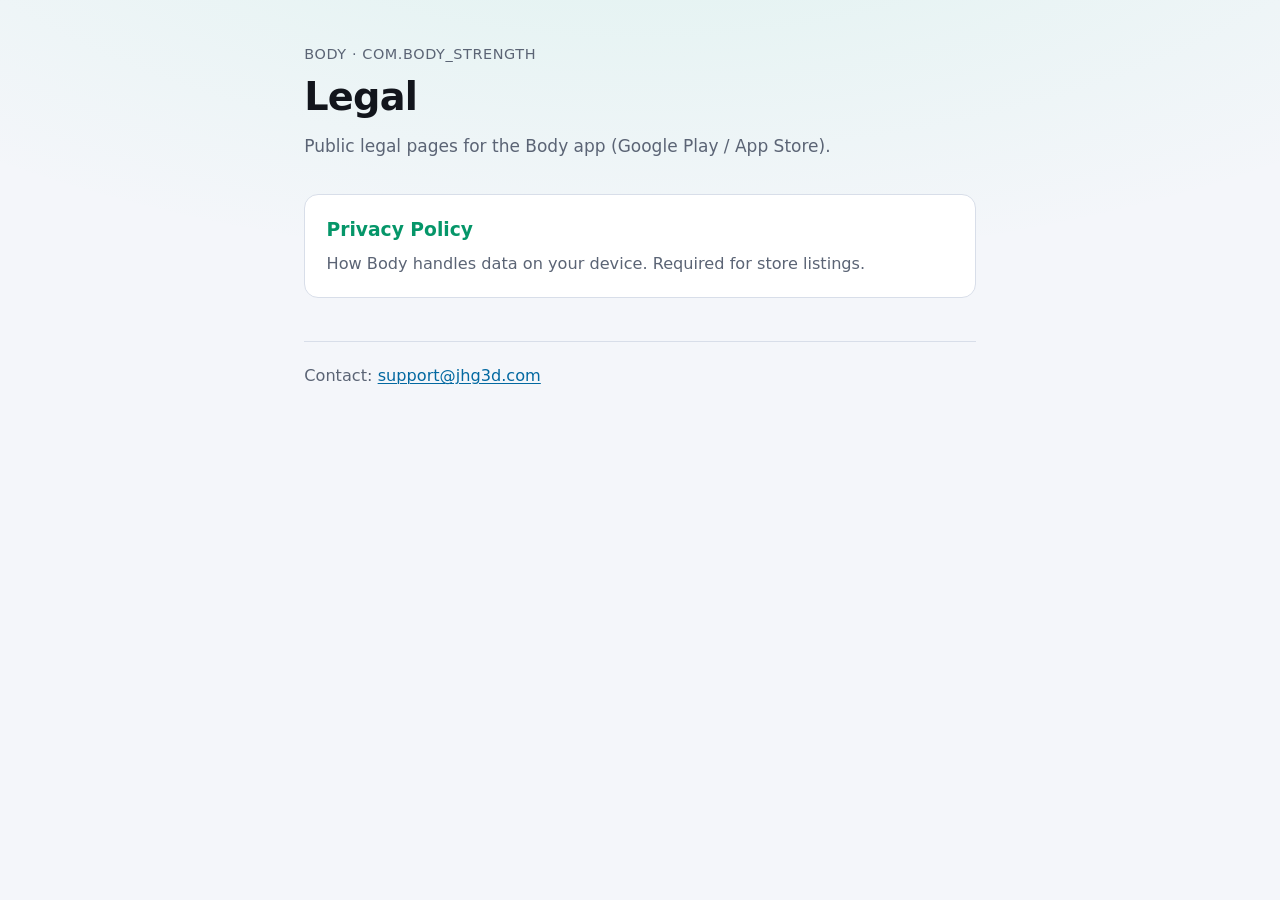
<file: index.html>
<!DOCTYPE html>
<html lang="en">
  <head>
    <meta charset="utf-8" />
    <meta name="viewport" content="width=device-width, initial-scale=1" />
    <title>Body — Legal</title>
    <meta
      name="description"
      content="Legal pages for Body (com.body_strength), a local strength progression app."
    />
    <link rel="stylesheet" href="legal.css" />
  </head>
  <body>
    <main class="page">
      <header class="hero">
        <p class="eyebrow">Body · com.body_strength</p>
        <h1>Legal</h1>
        <p class="lede">
          Public legal pages for the Body app (Google Play / App Store).
        </p>
      </header>

      <ul class="link-list">
        <li>
          <a class="card-link" href="privacy.html">
            <span class="card-title">Privacy Policy</span>
            <span class="card-desc"
              >How Body handles data on your device. Required for store
              listings.</span
            >
          </a>
        </li>
      </ul>

      <footer class="footer">
        <p>
          Contact:
          <a href="mailto:support@jhg3d.com">support@jhg3d.com</a>
        </p>
      </footer>
    </main>
  </body>
</html>
</file>
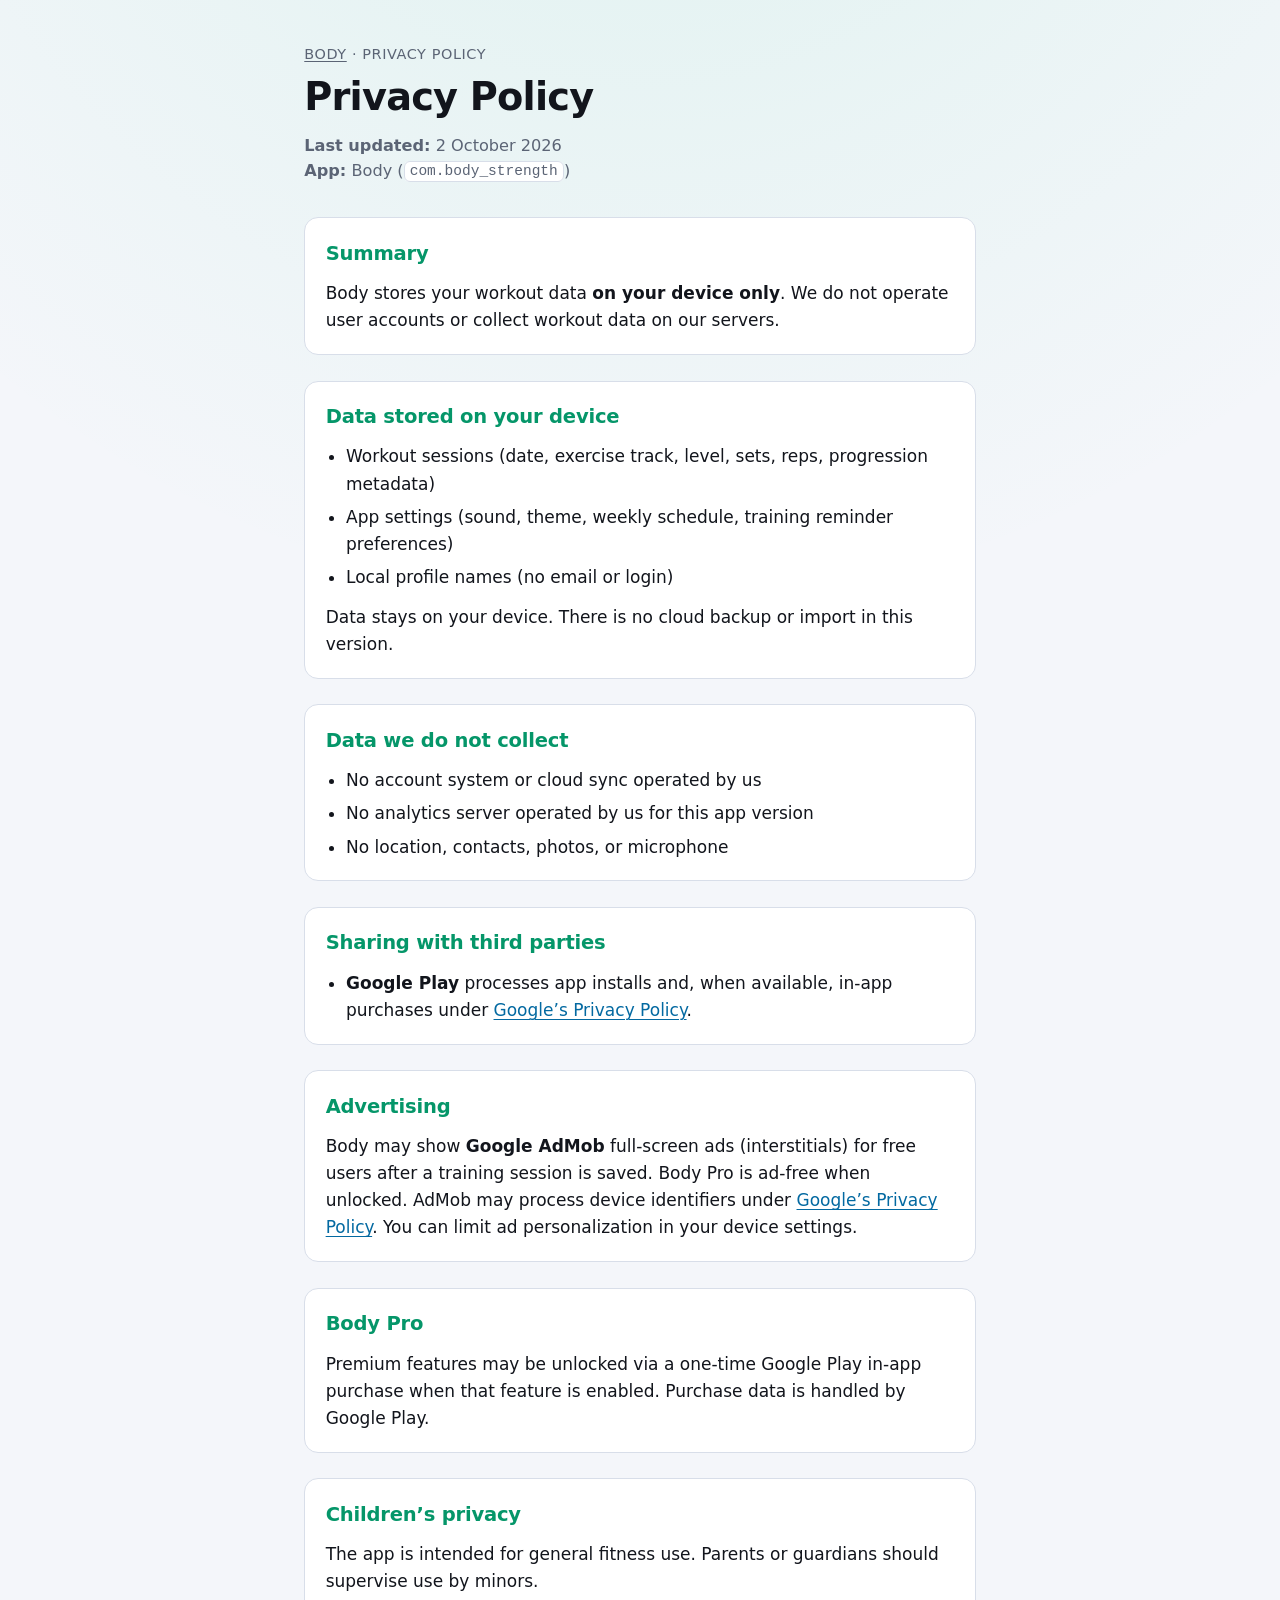
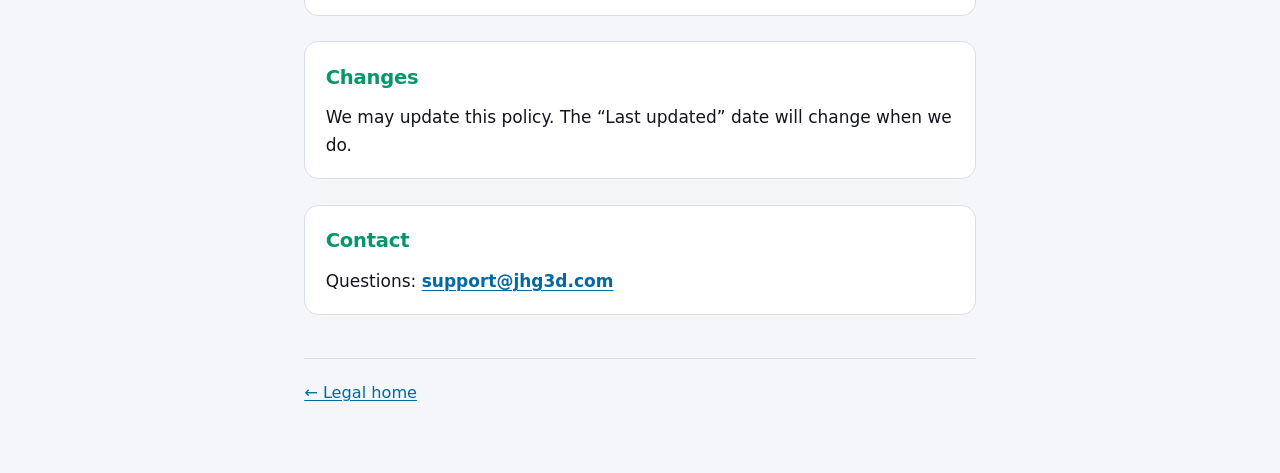
<file: privacy.html>
<!DOCTYPE html>
<html lang="en">
  <head>
    <meta charset="utf-8" />
    <meta name="viewport" content="width=device-width, initial-scale=1" />
    <title>Body — Privacy Policy</title>
    <meta
      name="description"
      content="Privacy Policy for Body (com.body_strength). Workout data stays on your device."
    />
    <link rel="stylesheet" href="legal.css" />
  </head>
  <body>
    <main class="page policy">
      <header class="hero">
        <p class="eyebrow">
          <a href="index.html">Body</a> · Privacy Policy
        </p>
        <h1>Privacy Policy</h1>
        <p class="meta">
          <strong>Last updated:</strong> 2 October 2026<br />
          <strong>App:</strong> Body (<code>com.body_strength</code>)
        </p>
      </header>

      <section>
        <h2>Summary</h2>
        <p>
          Body stores your workout data <strong>on your device only</strong>. We
          do not operate user accounts or collect workout data on our servers.
        </p>
      </section>

      <section>
        <h2>Data stored on your device</h2>
        <ul>
          <li>
            Workout sessions (date, exercise track, level, sets, reps,
            progression metadata)
          </li>
          <li>
            App settings (sound, theme, weekly schedule, training reminder
            preferences)
          </li>
          <li>Local profile names (no email or login)</li>
        </ul>
        <p>
          Data stays on your device. There is no cloud backup or import in this
          version.
        </p>
      </section>

      <section>
        <h2>Data we do not collect</h2>
        <ul>
          <li>No account system or cloud sync operated by us</li>
          <li>No analytics server operated by us for this app version</li>
          <li>No location, contacts, photos, or microphone</li>
        </ul>
      </section>

      <section>
        <h2>Sharing with third parties</h2>
        <ul>
          <li>
            <strong>Google Play</strong> processes app installs and, when
            available, in-app purchases under
            <a
              href="https://policies.google.com/privacy"
              rel="noopener noreferrer"
              >Google&rsquo;s Privacy Policy</a
            >.
          </li>
        </ul>
      </section>

      <section>
        <h2>Advertising</h2>
        <p>
          Body may show <strong>Google AdMob</strong> full-screen ads
          (interstitials) for free users after a training session is saved. Body
          Pro is ad-free when unlocked. AdMob may process device identifiers
          under
          <a
            href="https://policies.google.com/privacy"
            rel="noopener noreferrer"
            >Google&rsquo;s Privacy Policy</a
          >. You can limit ad personalization in your device settings.
        </p>
      </section>

      <section>
        <h2>Body Pro</h2>
        <p>
          Premium features may be unlocked via a one-time Google Play in-app
          purchase when that feature is enabled. Purchase data is handled by
          Google Play.
        </p>
      </section>

      <section>
        <h2>Children&rsquo;s privacy</h2>
        <p>
          The app is intended for general fitness use. Parents or guardians
          should supervise use by minors.
        </p>
      </section>

      <section>
        <h2>Changes</h2>
        <p>
          We may update this policy. The &ldquo;Last updated&rdquo; date will
          change when we do.
        </p>
      </section>

      <section>
        <h2>Contact</h2>
        <p>
          Questions:
          <a href="mailto:support@jhg3d.com"><strong>support@jhg3d.com</strong></a>
        </p>
      </section>

      <footer class="footer">
        <p><a href="index.html">← Legal home</a></p>
      </footer>
    </main>
  </body>
</html>
</file>
<file: legal.css>
/* Body store legal pages — static, no build step */

:root {
  color-scheme: light dark;
  --bg: #0f1218;
  --surface: #171b24;
  --text: #e8ecf4;
  --muted: #9aa3b5;
  --accent: #6ee7b7;
  --accent-dim: #34d399;
  --border: #2a3140;
  --link: #7dd3fc;
  --radius: 14px;
  --max: 42rem;
  --font: system-ui, -apple-system, "Segoe UI", Roboto, Ubuntu, Cantarell,
    "Noto Sans", sans-serif;
}

@media (prefers-color-scheme: light) {
  :root {
    --bg: #f4f6fa;
    --surface: #ffffff;
    --text: #12151c;
    --muted: #5b6475;
    --accent: #059669;
    --accent-dim: #047857;
    --border: #d8dee9;
    --link: #0369a1;
  }
}

*,
*::before,
*::after {
  box-sizing: border-box;
}

html {
  font-size: 17px;
  -webkit-text-size-adjust: 100%;
}

body {
  margin: 0;
  min-height: 100vh;
  font-family: var(--font);
  line-height: 1.6;
  color: var(--text);
  background:
    radial-gradient(ellipse 80% 50% at 50% -20%, rgba(52, 211, 153, 0.12), transparent),
    var(--bg);
}

a {
  color: var(--link);
  text-decoration-thickness: 1px;
  text-underline-offset: 0.15em;
}

a:hover {
  text-decoration-thickness: 2px;
}

code {
  font-size: 0.9em;
  padding: 0.1em 0.35em;
  border-radius: 6px;
  background: var(--surface);
  border: 1px solid var(--border);
}

.page {
  max-width: var(--max);
  margin: 0 auto;
  padding: 2.5rem 1.25rem 4rem;
}

.hero {
  margin-bottom: 2rem;
}

.eyebrow {
  margin: 0 0 0.5rem;
  font-size: 0.85rem;
  letter-spacing: 0.04em;
  text-transform: uppercase;
  color: var(--muted);
}

.eyebrow a {
  color: var(--muted);
}

h1 {
  margin: 0 0 0.75rem;
  font-size: clamp(1.75rem, 4vw, 2.25rem);
  line-height: 1.2;
  letter-spacing: -0.02em;
}

h2 {
  margin: 0 0 0.65rem;
  font-size: 1.15rem;
  letter-spacing: -0.01em;
  color: var(--accent);
}

.lede,
.meta {
  margin: 0;
  color: var(--muted);
}

.meta {
  font-size: 0.95rem;
  line-height: 1.55;
}

section {
  margin: 0 0 1.5rem;
  padding: 1.15rem 1.2rem;
  background: var(--surface);
  border: 1px solid var(--border);
  border-radius: var(--radius);
}

section p:last-child,
section ul:last-child {
  margin-bottom: 0;
}

section p {
  margin: 0 0 0.75rem;
}

ul {
  margin: 0 0 0.75rem;
  padding-left: 1.2rem;
}

li {
  margin-bottom: 0.35rem;
}

li:last-child {
  margin-bottom: 0;
}

.link-list {
  list-style: none;
  margin: 0;
  padding: 0;
}

.card-link {
  display: block;
  padding: 1.2rem 1.25rem;
  border-radius: var(--radius);
  border: 1px solid var(--border);
  background: var(--surface);
  text-decoration: none;
  color: inherit;
  transition: border-color 0.15s ease, transform 0.15s ease;
}

.card-link:hover {
  border-color: var(--accent-dim);
  transform: translateY(-1px);
  text-decoration: none;
}

.card-title {
  display: block;
  font-weight: 650;
  font-size: 1.1rem;
  margin-bottom: 0.35rem;
  color: var(--accent);
}

.card-desc {
  display: block;
  color: var(--muted);
  font-size: 0.95rem;
}

.footer {
  margin-top: 2.5rem;
  padding-top: 1.25rem;
  border-top: 1px solid var(--border);
  color: var(--muted);
  font-size: 0.95rem;
}

.footer p {
  margin: 0;
}

.policy section + section {
  margin-top: 0;
}
</file>
